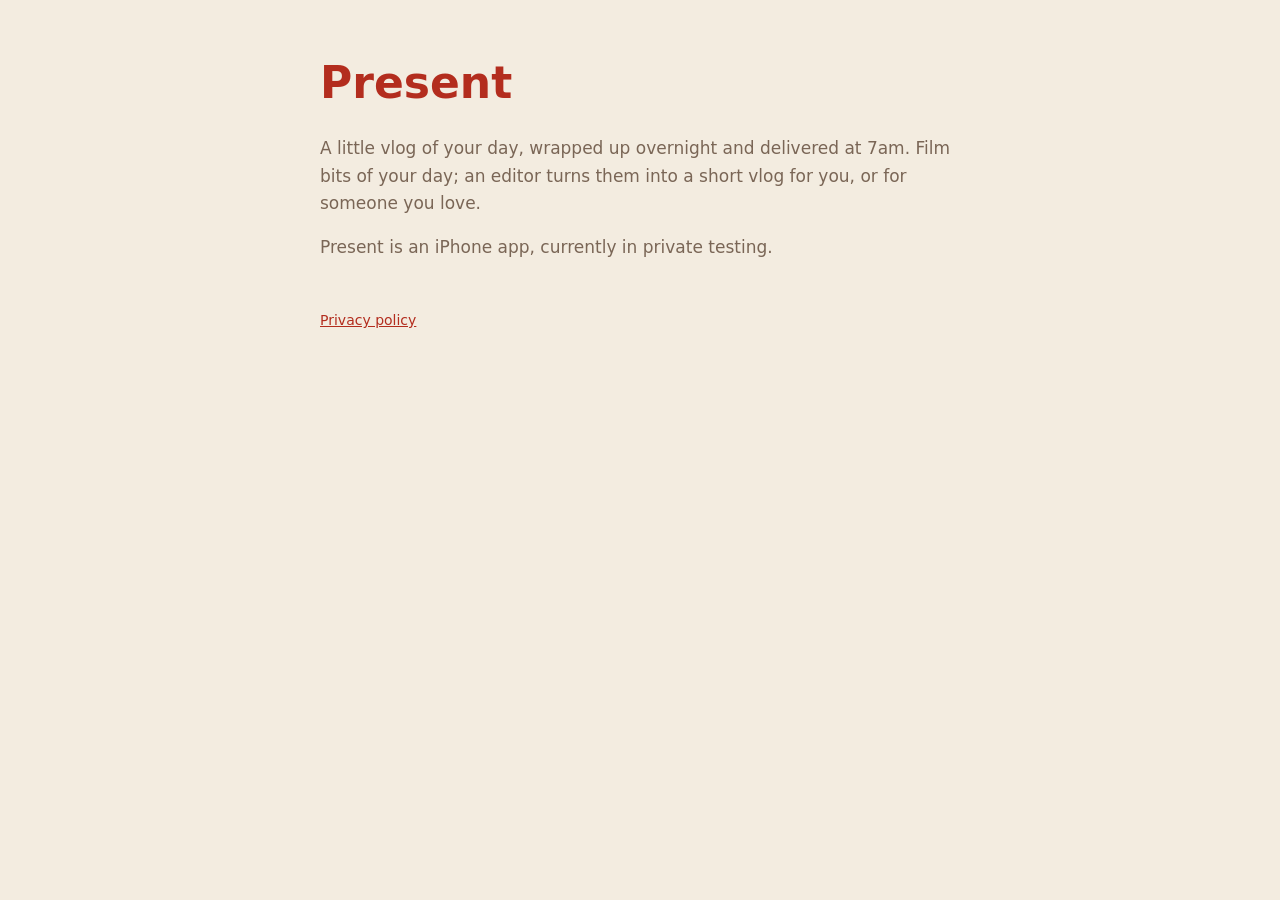
<file: index.html>
<!doctype html><html lang="en"><head><meta charset="utf-8"><meta name="viewport" content="width=device-width,initial-scale=1">
<title>Present</title><link rel="stylesheet" href="style.css"></head><body><main>
<h1>Present</h1>
<p>A little vlog of your day, wrapped up overnight and delivered at 7am. Film bits of your day; an editor turns them into a short vlog for you, or for someone you love.</p>
<p>Present is an iPhone app, currently in private testing.</p>
<footer><a href="privacy.html">Privacy policy</a></footer>
</main></body></html>
</file>
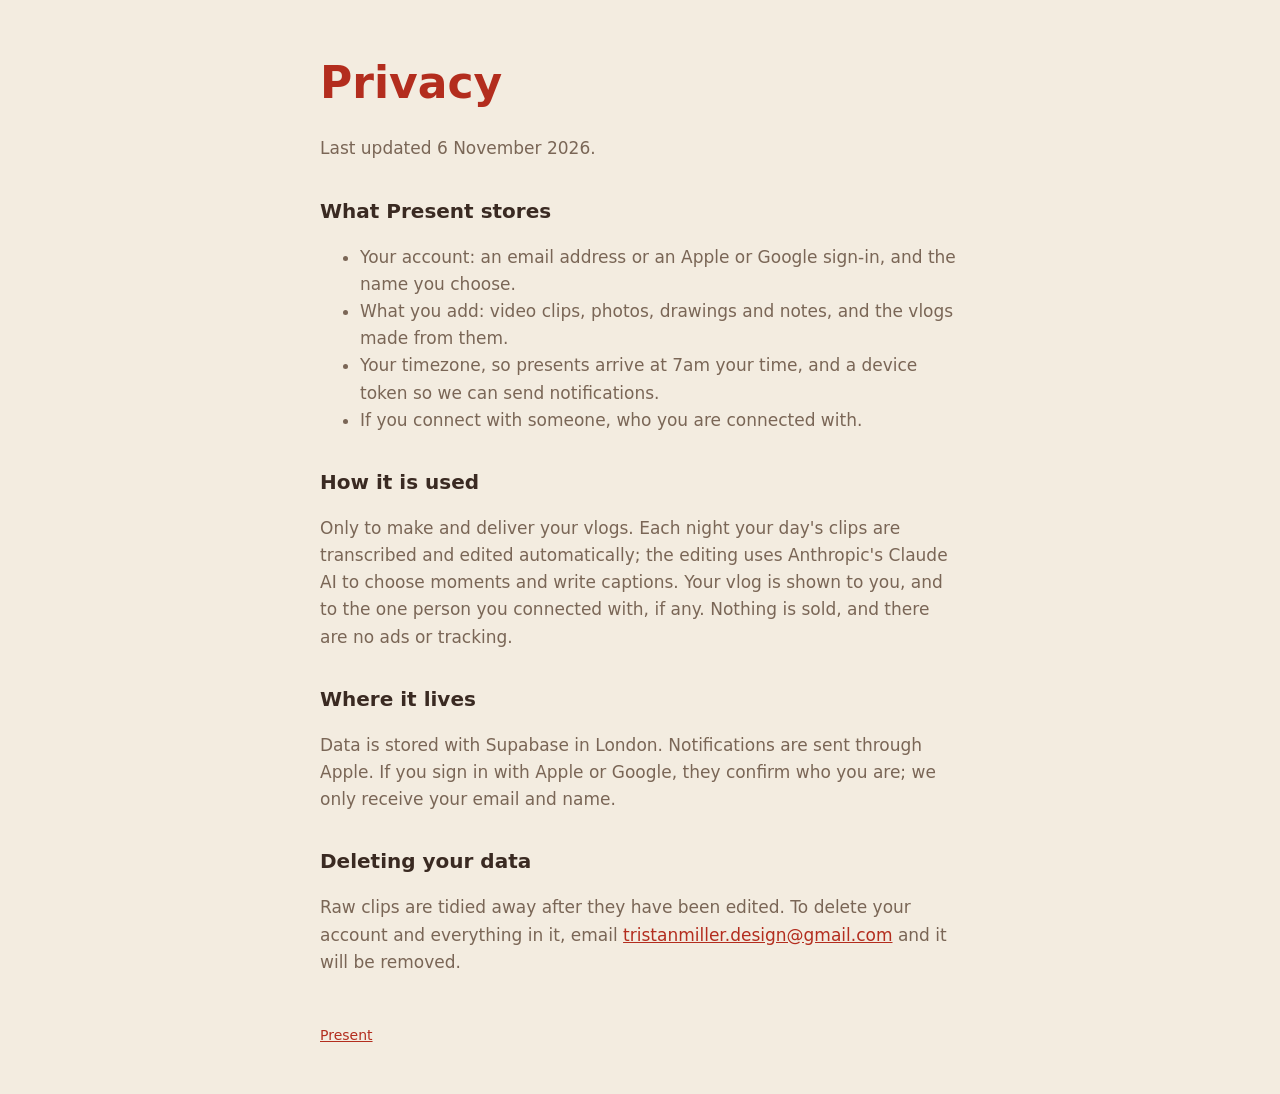
<file: privacy.html>
<!doctype html><html lang="en"><head><meta charset="utf-8"><meta name="viewport" content="width=device-width,initial-scale=1">
<title>Present Privacy</title><link rel="stylesheet" href="style.css"></head><body><main>
<h1>Privacy</h1>
<p>Last updated 6 November 2026.</p>
<h2>What Present stores</h2>
<ul>
<li>Your account: an email address or an Apple or Google sign-in, and the name you choose.</li>
<li>What you add: video clips, photos, drawings and notes, and the vlogs made from them.</li>
<li>Your timezone, so presents arrive at 7am your time, and a device token so we can send notifications.</li>
<li>If you connect with someone, who you are connected with.</li>
</ul>
<h2>How it is used</h2>
<p>Only to make and deliver your vlogs. Each night your day's clips are transcribed and edited automatically; the editing uses Anthropic's Claude AI to choose moments and write captions. Your vlog is shown to you, and to the one person you connected with, if any. Nothing is sold, and there are no ads or tracking.</p>
<h2>Where it lives</h2>
<p>Data is stored with Supabase in London. Notifications are sent through Apple. If you sign in with Apple or Google, they confirm who you are; we only receive your email and name.</p>
<h2>Deleting your data</h2>
<p>Raw clips are tidied away after they have been edited. To delete your account and everything in it, email <a href="mailto:tristanmiller.design@gmail.com">tristanmiller.design@gmail.com</a> and it will be removed.</p>
<footer><a href="index.html">Present</a></footer>
</main></body></html>
</file>
<file: style.css>
:root{--bg:#f3ece0;--ink:#3a2a22;--soft:#7a6656;--accent:#b32d1e}
@media (prefers-color-scheme:dark){:root{--bg:#1f1814;--ink:#f3ece0;--soft:#c2b2a2;--accent:#e2604f}}
body{background:var(--bg);color:var(--ink);font:17px/1.6 ui-rounded,-apple-system,system-ui,sans-serif;margin:0;padding:48px 20px}
main{max-width:640px;margin:0 auto}h1{color:var(--accent);font-size:44px;margin:0 0 8px}h2{margin-top:32px;font-size:20px}
p,li{color:var(--soft)}a{color:var(--accent)}footer{margin-top:48px;font-size:14px;color:var(--soft)}
</file>
